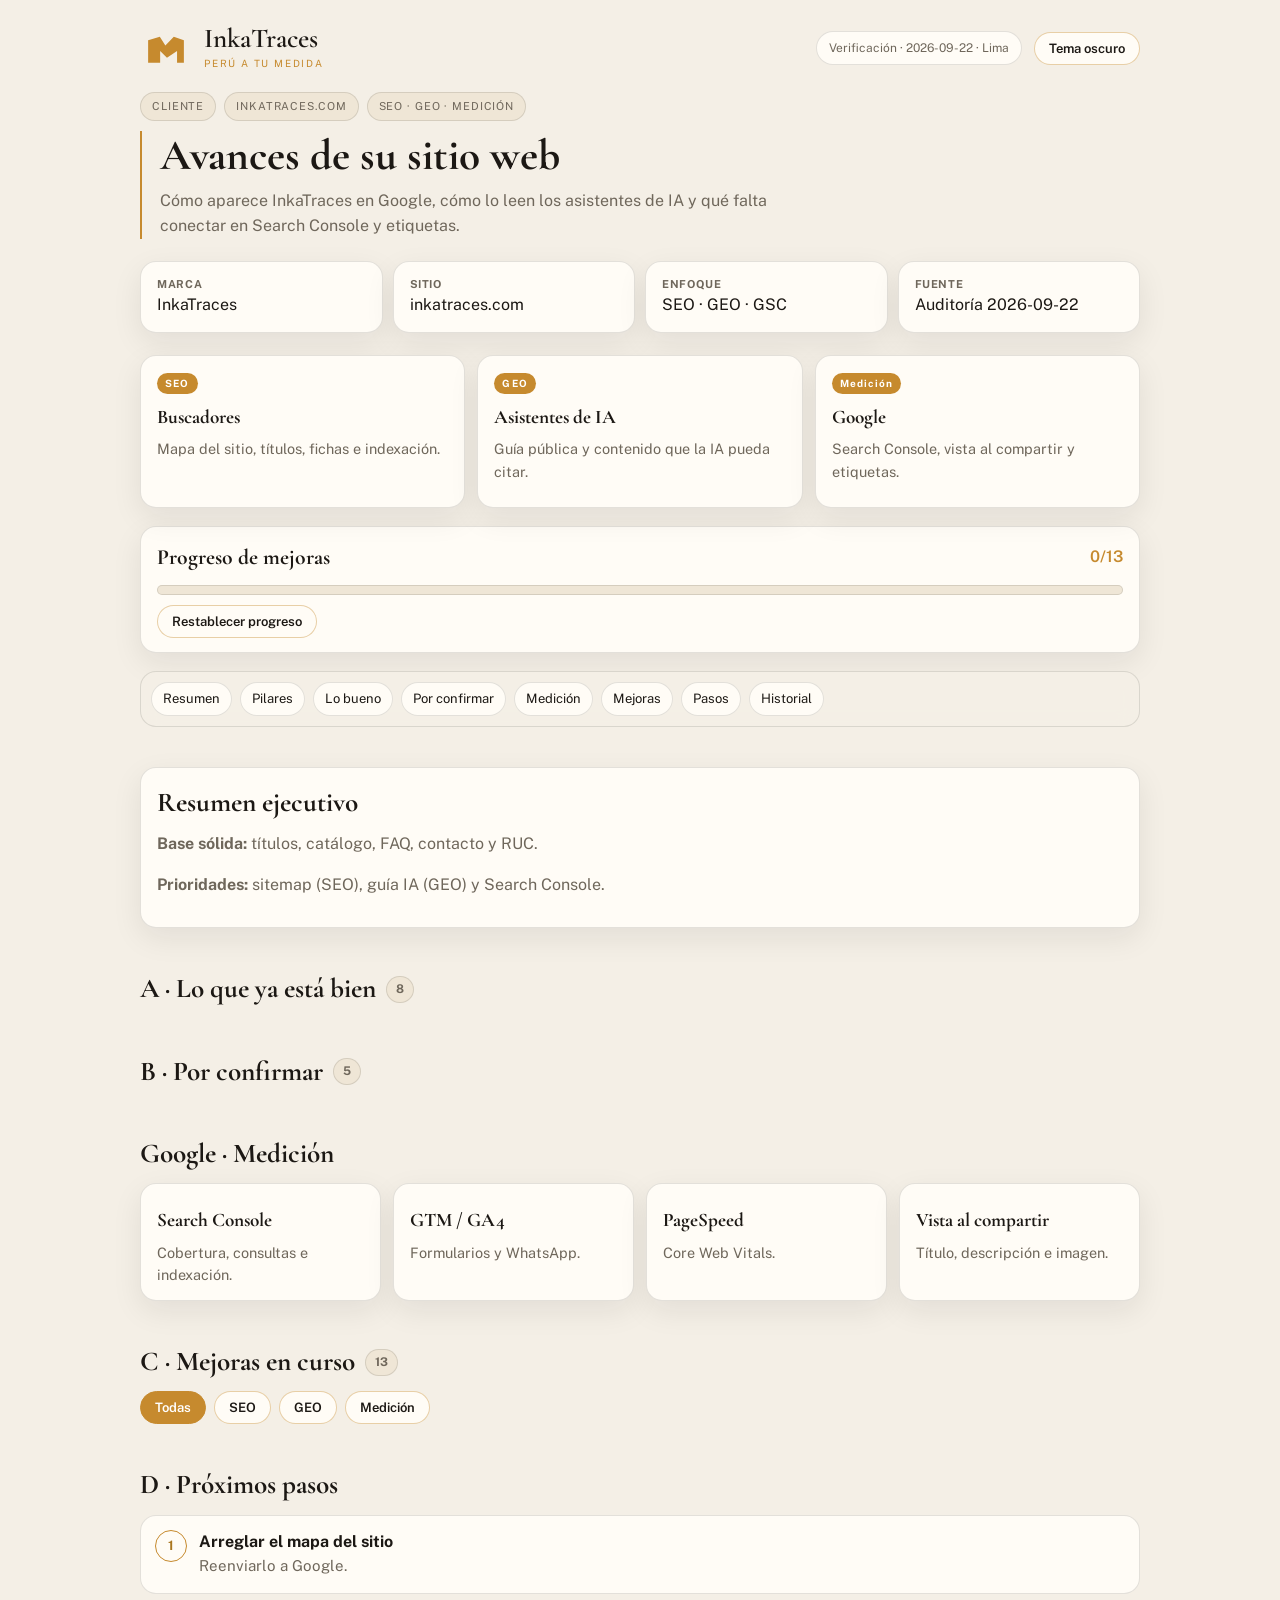
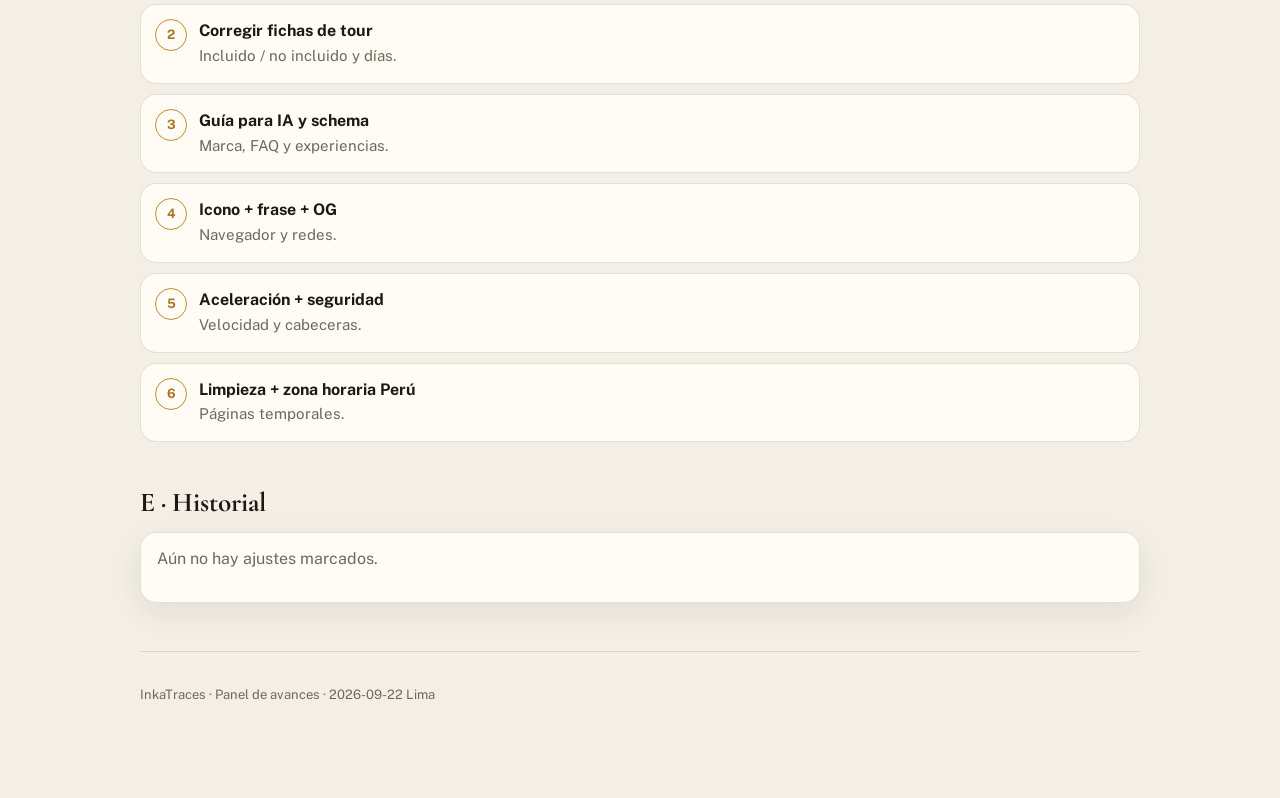
<file: index.html>
<!DOCTYPE html>
<html lang="es" data-theme="light">
<head>
<meta charset="utf-8" />
<meta name="viewport" content="width=device-width, initial-scale=1" />
<title>InkaTraces · Avances</title>
<meta name="description" content="Panel de visibilidad InkaTraces: SEO, GEO y medición en Google." />
<meta name="robots" content="noindex,nofollow" />
<link rel="preconnect" href="https://fonts.googleapis.com" />
<link rel="preconnect" href="https://fonts.gstatic.com" crossorigin />
<link href="https://fonts.googleapis.com/css2?family=Cormorant+Garamond:wght@500;600;700&family=Public+Sans:wght@400;500;600;700&display=swap" rel="stylesheet" />
<link rel="stylesheet" href="styles.css" />
<script>(function(){try{var t=localStorage.getItem('inkatraces-panel-theme');if(t==='dark'||t==='light')document.documentElement.setAttribute('data-theme',t);}catch(e){}})();</script>
</head>
<body>
<div class="wrap">
<header>
  <div class="row" style="margin-bottom:18px">
    <a class="brand" href="https://inkatraces.com/" target="_blank" rel="noopener">
      <svg class="mark" viewBox="0 0 64 64" aria-hidden="true"><path fill="var(--gold)" d="M10 50V22.4L24.4 18l6.8 10.8L41.6 18 54 22.4V50H45.6V35.6L33.2 44l-8.4-8.4V50H10z"/></svg>
      <span><b>InkaTraces</b><em>Perú a tu medida</em></span>
    </a>
    <div class="row">
      <span class="pill">Verificación · 2026-09-22 · Lima</span>
      <button type="button" class="btn" id="btn-theme">Tema oscuro</button>
    </div>
  </div>
  <div class="chips"><span class="chip">Cliente</span><span class="chip">inkatraces.com</span><span class="chip">SEO · GEO · Medición</span></div>
  <div class="rule">
    <h1>Avances de su sitio web</h1>
    <p class="lead">Cómo aparece InkaTraces en Google, cómo lo leen los asistentes de IA y qué falta conectar en Search Console y etiquetas.</p>
  </div>
  <div class="meta">
    <div class="card"><strong>Marca</strong>InkaTraces</div>
    <div class="card"><strong>Sitio</strong>inkatraces.com</div>
    <div class="card"><strong>Enfoque</strong>SEO · GEO · GSC</div>
    <div class="card"><strong>Fuente</strong>Auditoría 2026-09-22</div>
  </div>
  <div class="pillars" id="pilares">
    <article class="card"><kbd>SEO</kbd><h2>Buscadores</h2><p>Mapa del sitio, títulos, fichas e indexación.</p><p class="lead" id="c-seo" style="margin-top:10px;font-weight:600;color:var(--gold)"></p></article>
    <article class="card"><kbd>GEO</kbd><h2>Asistentes de IA</h2><p>Guía pública y contenido que la IA pueda citar.</p><p class="lead" id="c-geo" style="margin-top:10px;font-weight:600;color:var(--gold)"></p></article>
    <article class="card"><kbd>Medición</kbd><h2>Google</h2><p>Search Console, vista al compartir y etiquetas.</p><p class="lead" id="c-measure" style="margin-top:10px;font-weight:600;color:var(--gold)"></p></article>
  </div>
  <div class="progress">
    <div class="row"><h2>Progreso de mejoras</h2><span style="color:var(--gold);font-weight:600"><span id="progress-num">0</span>/13</span></div>
    <div class="bar" id="progress-bar"><i id="progress-fill"></i></div>
    <div class="row" style="margin-top:10px"><button type="button" class="btn" id="btn-reset">Restablecer progreso</button></div>
  </div>
</header>
<nav class="toc">
  <a href="#resumen">Resumen</a><a href="#pilares">Pilares</a><a href="#bien">Lo bueno</a>
  <a href="#confirmar">Por confirmar</a><a href="#medicion">Medición</a>
  <a href="#mejoras">Mejoras</a><a href="#proximos">Pasos</a><a href="#historial">Historial</a>
</nav>
<section id="resumen" class="exec">
  <h2 class="sec">Resumen ejecutivo</h2>
  <p class="intro"><strong>Base sólida:</strong> títulos, catálogo, FAQ, contacto y RUC.</p>
  <p class="intro"><strong>Prioridades:</strong> sitemap (SEO), guía IA (GEO) y Search Console.</p>
</section>
<section id="bien"><h2 class="sec">A · Lo que ya está bien <span class="count">8</span></h2><div id="done-list"></div></section>
<section id="confirmar"><h2 class="sec">B · Por confirmar <span class="count">5</span></h2><div id="confirm-list"></div></section>
<section id="medicion"><h2 class="sec">Google · Medición</h2>
<div class="pillars" style="grid-template-columns:repeat(auto-fit,minmax(220px,1fr))">
<article class="card"><h2>Search Console</h2><p>Cobertura, consultas e indexación.</p></article>
<article class="card"><h2>GTM / GA4</h2><p>Formularios y WhatsApp.</p></article>
<article class="card"><h2>PageSpeed</h2><p>Core Web Vitals.</p></article>
<article class="card"><h2>Vista al compartir</h2><p>Título, descripción e imagen.</p></article>
</div></section>
<section id="mejoras"><h2 class="sec">C · Mejoras en curso <span class="count">13</span></h2>
<div class="filters">
<button class="btn gold" data-filter="all">Todas</button>
<button class="btn" data-filter="seo">SEO</button>
<button class="btn" data-filter="geo">GEO</button>
<button class="btn" data-filter="measure">Medición</button>
</div>
<div id="improve-list"></div></section>
<section id="proximos"><h2 class="sec">D · Próximos pasos</h2>
<ol class="steps">
<li><strong>Arreglar el mapa del sitio</strong><span>Reenviarlo a Google.</span></li>
<li><strong>Corregir fichas de tour</strong><span>Incluido / no incluido y días.</span></li>
<li><strong>Guía para IA y schema</strong><span>Marca, FAQ y experiencias.</span></li>
<li><strong>Icono + frase + OG</strong><span>Navegador y redes.</span></li>
<li><strong>Aceleración + seguridad</strong><span>Velocidad y cabeceras.</span></li>
<li><strong>Limpieza + zona horaria Perú</strong><span>Páginas temporales.</span></li>
</ol></section>
<section id="historial"><h2 class="sec">E · Historial</h2>
<div class="hist"><p id="history-empty" class="intro">Aún no hay ajustes marcados.</p><ol id="history-list"></ol></div>
</section>
<footer><p>InkaTraces · Panel de avances · 2026-09-22 Lima</p></footer>
</div>
<script src="app.js"></script>
</body></html>
</file>
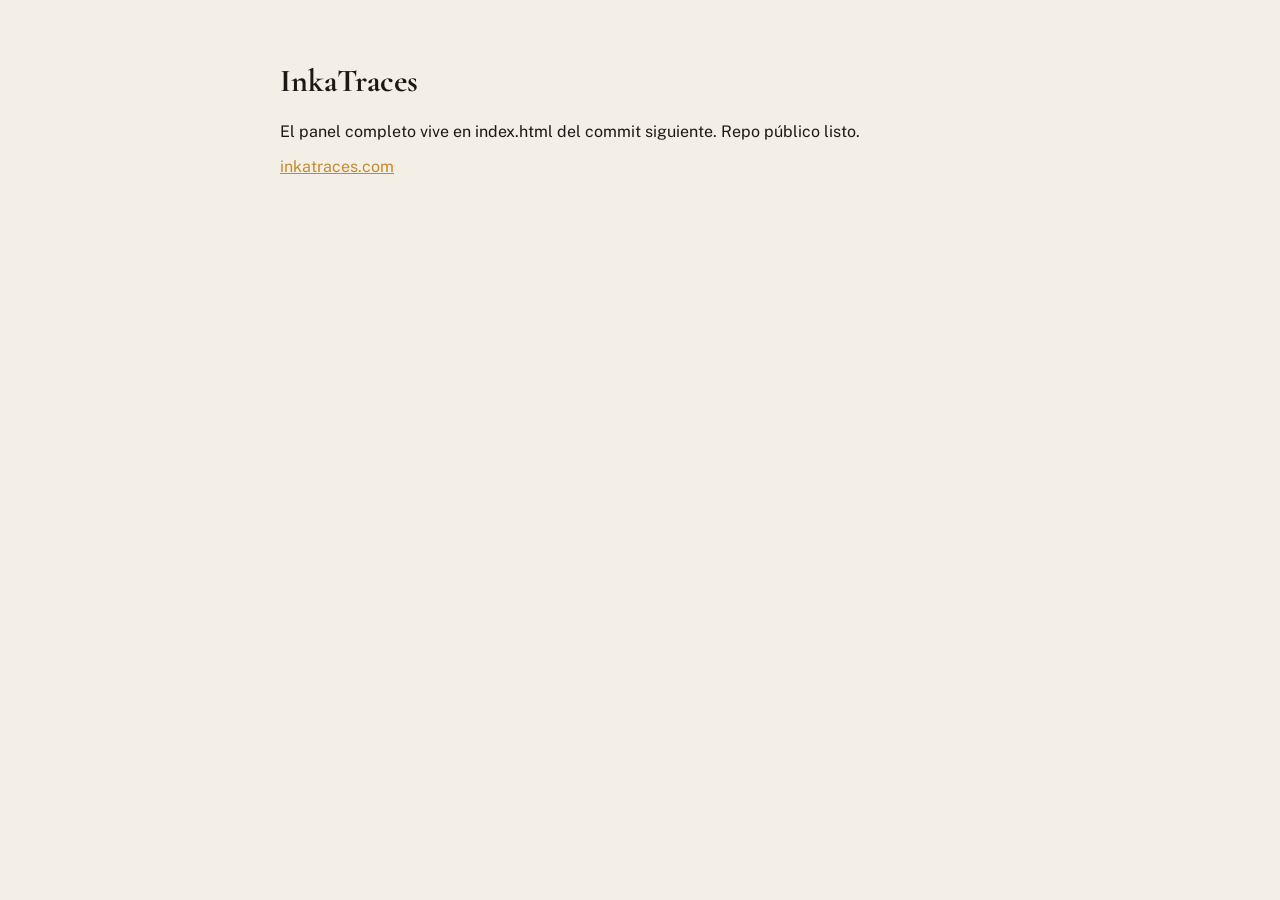
<file: app.html>
<!DOCTYPE html><html lang='es'><head><meta charset='utf-8'><title>InkaTraces</title><meta name='viewport' content='width=device-width,initial-scale=1'><link href='https://fonts.googleapis.com/css2?family=Cormorant+Garamond:wght@600&family=Public+Sans:wght@400;600&display=swap' rel='stylesheet'><style>body{margin:0;font-family:Public Sans,system-ui;background:#F4EFE6;color:#1C1814}main{max-width:720px;margin:0 auto;padding:40px 20px}h1{font-family:Cormorant Garamond,serif}a{color:#C68A2E}</style></head><body><main><h1>InkaTraces</h1><p>El panel completo vive en index.html del commit siguiente. Repo público listo.</p><p><a href='https://inkatraces.com/'>inkatraces.com</a></p></main></body></html>
</file>
<file: styles.css>
:root{--gold:#C68A2E;--gold-deep:#A9761F;--ok:#3F8F4A;--bg:#F4EFE6;--surface:#FFFCF6;--chip:#EFE6D6;--fg:#1C1814;--muted:#6F675B;--line:rgba(28,24,20,.12);--line-strong:rgba(198,138,46,.4);--shadow:0 10px 30px rgba(28,24,20,.08);--radius:16px;--display:"Cormorant Garamond",Georgia,serif;--ui:"Public Sans",system-ui,sans-serif;color-scheme:light}html[data-theme="dark"]{--bg:#12100D;--surface:#1B1713;--chip:#241F1A;--fg:#F6F0E1;--muted:#B3A890;--gold:#D9A441;--gold-deep:#C68A2E;--ok:#7CB87A;--line:rgba(217,164,65,.18);--line-strong:rgba(217,164,65,.4);--shadow:0 12px 36px rgba(0,0,0,.35);color-scheme:dark}*{box-sizing:border-box}html{scroll-behavior:smooth}body{margin:0;font-family:var(--ui);background:var(--bg);color:var(--fg);line-height:1.55;min-height:100vh}a{color:var(--gold-deep)}.wrap{max-width:1040px;margin:0 auto;padding:22px 20px 80px}.row{display:flex;flex-wrap:wrap;align-items:center;justify-content:space-between;gap:12px}.brand{display:flex;align-items:center;gap:12px;text-decoration:none;color:inherit}.mark{width:52px;height:52px}.brand b{display:block;font-family:var(--display);font-size:1.7rem;font-weight:600;line-height:1}.brand em{display:block;margin-top:4px;font-style:normal;font-size:10px;letter-spacing:.18em;text-transform:uppercase;color:var(--gold)}.pill{border:1px solid var(--line);background:var(--surface);border-radius:999px;padding:7px 12px;font-size:12px;color:var(--muted)}button{font-family:var(--ui);cursor:pointer}.btn{border:1px solid var(--line-strong);background:var(--surface);color:var(--fg);border-radius:999px;padding:8px 14px;font-size:13px;font-weight:600}.btn.gold{background:var(--gold);border-color:var(--gold);color:#fff}.chips{display:flex;flex-wrap:wrap;gap:8px;margin:16px 0 10px}.chip{font-size:11px;letter-spacing:.08em;text-transform:uppercase;color:var(--muted);background:var(--chip);border:1px solid var(--line);padding:5px 11px;border-radius:999px}h1{font-family:var(--display);font-size:clamp(1.9rem,4vw,2.7rem);line-height:1.12;margin:0 0 10px}.rule{border-left:2px solid var(--gold);padding-left:18px}.lead{color:var(--muted);max-width:64ch;margin:0}.meta{display:grid;grid-template-columns:repeat(auto-fit,minmax(160px,1fr));gap:10px;margin:22px 0}.card,.item,.exec,.progress,.hist{background:var(--surface);border:1px solid var(--line);border-radius:var(--radius);padding:14px 16px;box-shadow:var(--shadow)}.meta strong{display:block;font-size:11px;letter-spacing:.06em;text-transform:uppercase;color:var(--muted)}.pillars{display:grid;grid-template-columns:repeat(3,1fr);gap:12px;margin:8px 0 18px}.pillars article kbd{display:inline-block;font-family:var(--ui);font-size:10px;font-weight:700;letter-spacing:.12em;color:#fff;background:var(--gold);border-radius:999px;padding:3px 8px}.pillars h2{font-family:var(--display);font-size:1.2rem;margin:8px 0 6px}.pillars p{margin:0;color:var(--muted);font-size:.9rem}.progress h2{font-family:var(--display);margin:0;font-size:1.35rem}.bar{height:10px;border-radius:999px;background:var(--chip);border:1px solid var(--line);overflow:hidden;margin:10px 0}.bar>i{display:block;height:100%;width:0;background:var(--gold);transition:width .25s ease}nav.toc{position:sticky;top:0;z-index:20;background:color-mix(in srgb,var(--bg) 88%,transparent);backdrop-filter:blur(10px);border:1px solid var(--line);border-radius:var(--radius);padding:10px;margin:18px 0 26px;display:flex;flex-wrap:wrap;gap:8px}nav.toc a{text-decoration:none;color:var(--fg);background:var(--surface);border:1px solid var(--line);padding:6px 11px;border-radius:999px;font-size:13px}section{margin:40px 0;scroll-margin-top:72px}h2.sec{font-family:var(--display);font-size:1.7rem;margin:0 0 8px;display:flex;gap:10px;align-items:center;flex-wrap:wrap}.count{font-family:var(--ui);font-size:12px;color:var(--muted);background:var(--chip);border:1px solid var(--line);padding:3px 9px;border-radius:999px}.intro{color:var(--muted);margin:0 0 16px;max-width:70ch}.item{margin-bottom:10px;border-left:3px solid var(--gold)}.item.ok{border-left-color:var(--ok)}.item.done{background:color-mix(in srgb,var(--gold) 10%,var(--surface))}.item.done .t{text-decoration:line-through;opacity:.7}.head{display:flex;justify-content:space-between;gap:8px;flex-wrap:wrap;margin-bottom:6px}.t{font-weight:600;margin:0}.item p{margin:0;color:var(--muted);font-size:.94rem}.tag{font-size:11px;font-weight:600;padding:3px 9px;border-radius:999px;border:1px solid var(--line)}.okt{color:var(--ok);background:color-mix(in srgb,var(--ok) 12%,transparent)}.wait{color:var(--gold-deep);background:color-mix(in srgb,var(--gold) 12%,transparent)}label.check{display:flex;gap:12px;cursor:pointer}label.check input{margin-top:4px;accent-color:var(--gold);width:18px;height:18px}.filters{display:flex;flex-wrap:wrap;gap:8px;margin:0 0 16px}.steps{list-style:none;padding:0;margin:0;counter-reset:s}.steps li{position:relative;background:var(--surface);border:1px solid var(--line);border-radius:var(--radius);padding:14px 16px 14px 58px;margin-bottom:10px}.steps li:before{counter-increment:s;content:counter(s);position:absolute;left:14px;top:14px;width:30px;height:30px;border-radius:50%;border:1px solid var(--gold);color:var(--gold-deep);display:flex;align-items:center;justify-content:center;font-weight:700;font-size:13px}.steps strong{display:block}.steps span{color:var(--muted);font-size:.94rem}.hist li{display:flex;flex-wrap:wrap;gap:8px 14px;padding:10px 0;border-bottom:1px solid var(--line)}.hist time{color:var(--gold);font-size:12px;font-weight:600}footer{margin-top:48px;padding-top:20px;border-top:1px solid var(--line);color:var(--muted);font-size:13px}@media(max-width:720px){.pillars{grid-template-columns:1fr}}
</file>
